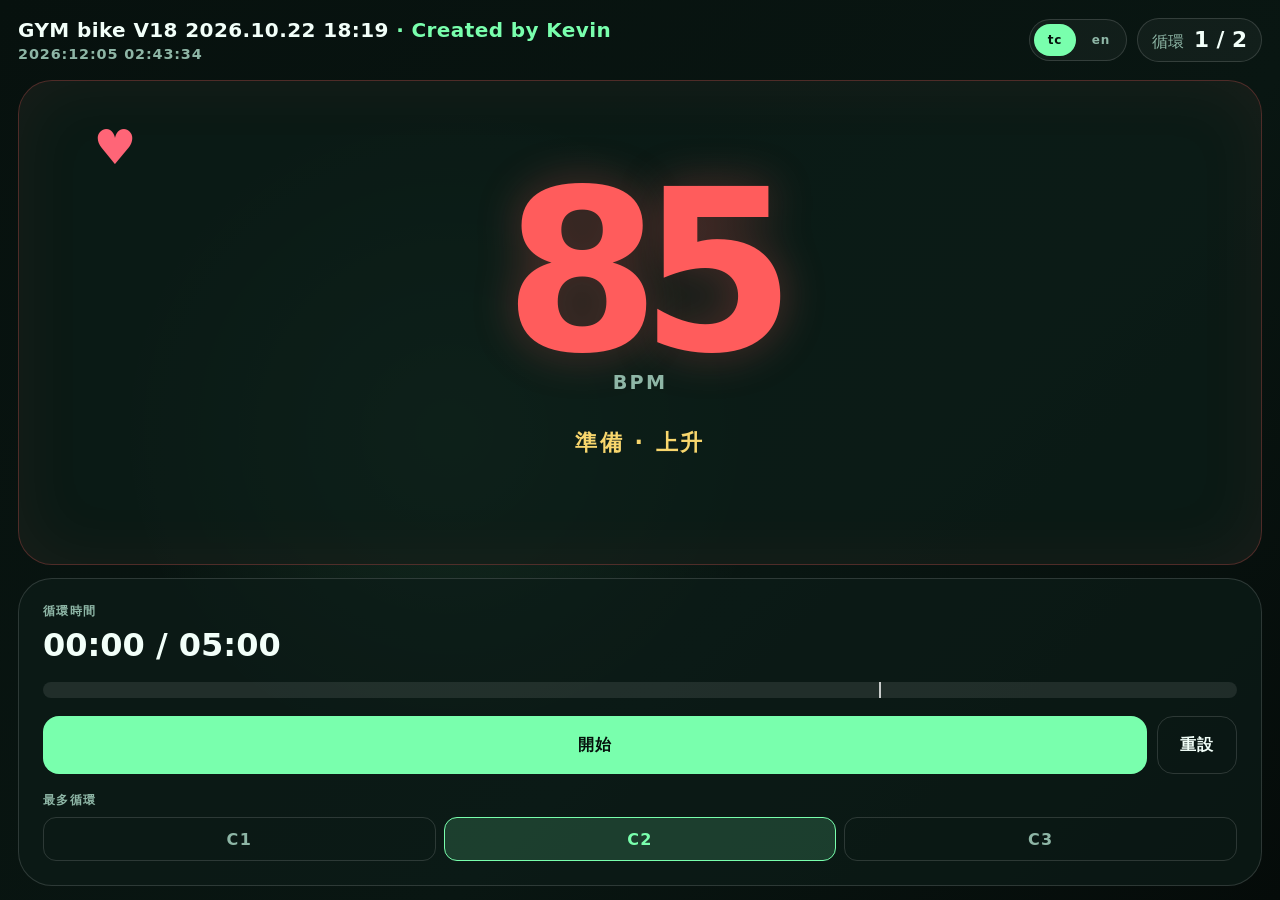
<file: index.html>
<!doctype html>
<html lang="zh-Hant">
<head>
  <meta charset="utf-8">
  <meta name="viewport" content="width=device-width, initial-scale=1, viewport-fit=cover">
  <meta name="theme-color" content="#07110e">
  <meta name="apple-mobile-web-app-capable" content="yes">
  <meta name="apple-mobile-web-app-status-bar-style" content="black-translucent">
  <meta name="apple-mobile-web-app-title" content="GYM bike">
  <link rel="apple-touch-icon" sizes="180x180" href="assets/gym-icon-180.png">
  <link rel="manifest" href="manifest.webmanifest">
  <title>GYM bike V18 2026.10.22 18:19</title>
  <link rel="stylesheet" href="styles.css?v=16-20261022">
</head>
<body>
  <main class="app" aria-labelledby="app-title">
    <header class="status-bar">
      <div class="title-stack">
        <h1 id="app-title" class="title-line">GYM bike V18 2026.10.22 18:19 <span>· Created by Kevin</span></h1>
        <time id="current-time" class="current-time" aria-live="polite"></time>
      </div>
      <div class="header-actions">
        <div class="language-switcher" role="group" aria-label="Language">
          <button class="language-button is-selected" type="button" data-language="tc" aria-pressed="true">tc</button>
          <button class="language-button" type="button" data-language="en" aria-pressed="false">en</button>
        </div>
        <div class="cycle-badge" aria-live="polite">
        <span id="cycle-badge-label">循環</span>
        <strong id="cycle-count">1 / 3</strong>
        </div>
      </div>
    </header>

    <section class="heart-panel" aria-label="目標心率">
      <div class="heart-mark" aria-hidden="true">♥</div>
      <div class="rate-wrap">
        <output id="heart-rate" class="heart-rate" aria-live="polite">85</output>
        <span id="rate-unit" class="unit">BPM</span>
      </div>
      <p id="phase-label" class="phase-label">準備 · 上升</p>
    </section>

    <section class="controls-panel">
      <div class="time-block">
        <span id="cycle-time-label" class="time-label">循環時間</span>
        <output id="cycle-time" class="time-value">00:00 / 05:00</output>
      </div>

      <div class="progress-track" aria-label="Cycle progress">
        <div id="progress-fill" class="progress-fill"></div>
        <span class="peak-marker" aria-hidden="true"></span>
      </div>

      <div class="button-row">
        <button id="start-button" class="primary-button" type="button">開始</button>
        <button id="reset-button" class="secondary-button" type="button">重設</button>
      </div>

      <div id="cycle-selector" class="cycle-selector" role="group" aria-label="最多循環次數">
        <span id="max-cycles-label" class="time-label">最多循環</span>
        <div class="cycle-options">
          <button class="cycle-option" type="button" data-cycles="1" aria-pressed="false">C1</button>
          <button class="cycle-option is-selected" type="button" data-cycles="2" aria-pressed="true">C2</button>
          <button class="cycle-option" type="button" data-cycles="3" aria-pressed="false">C3</button>
        </div>
      </div>
    </section>

    <div id="done-overlay" class="done-overlay" role="alertdialog" aria-modal="true" aria-labelledby="done-title" hidden>
      <div class="done-card">
        <p id="done-eyebrow" class="eyebrow">運動完成</p>
        <h2 id="done-title">DONE</h2>
        <p id="done-summary">2 cycles · 10 minutes</p>
        <button id="done-reset-button" class="primary-button" type="button">再來一次</button>
      </div>
    </div>

  </main>

  <script src="app.js?v=18-20261022"></script>
</body>
</html>
</file>
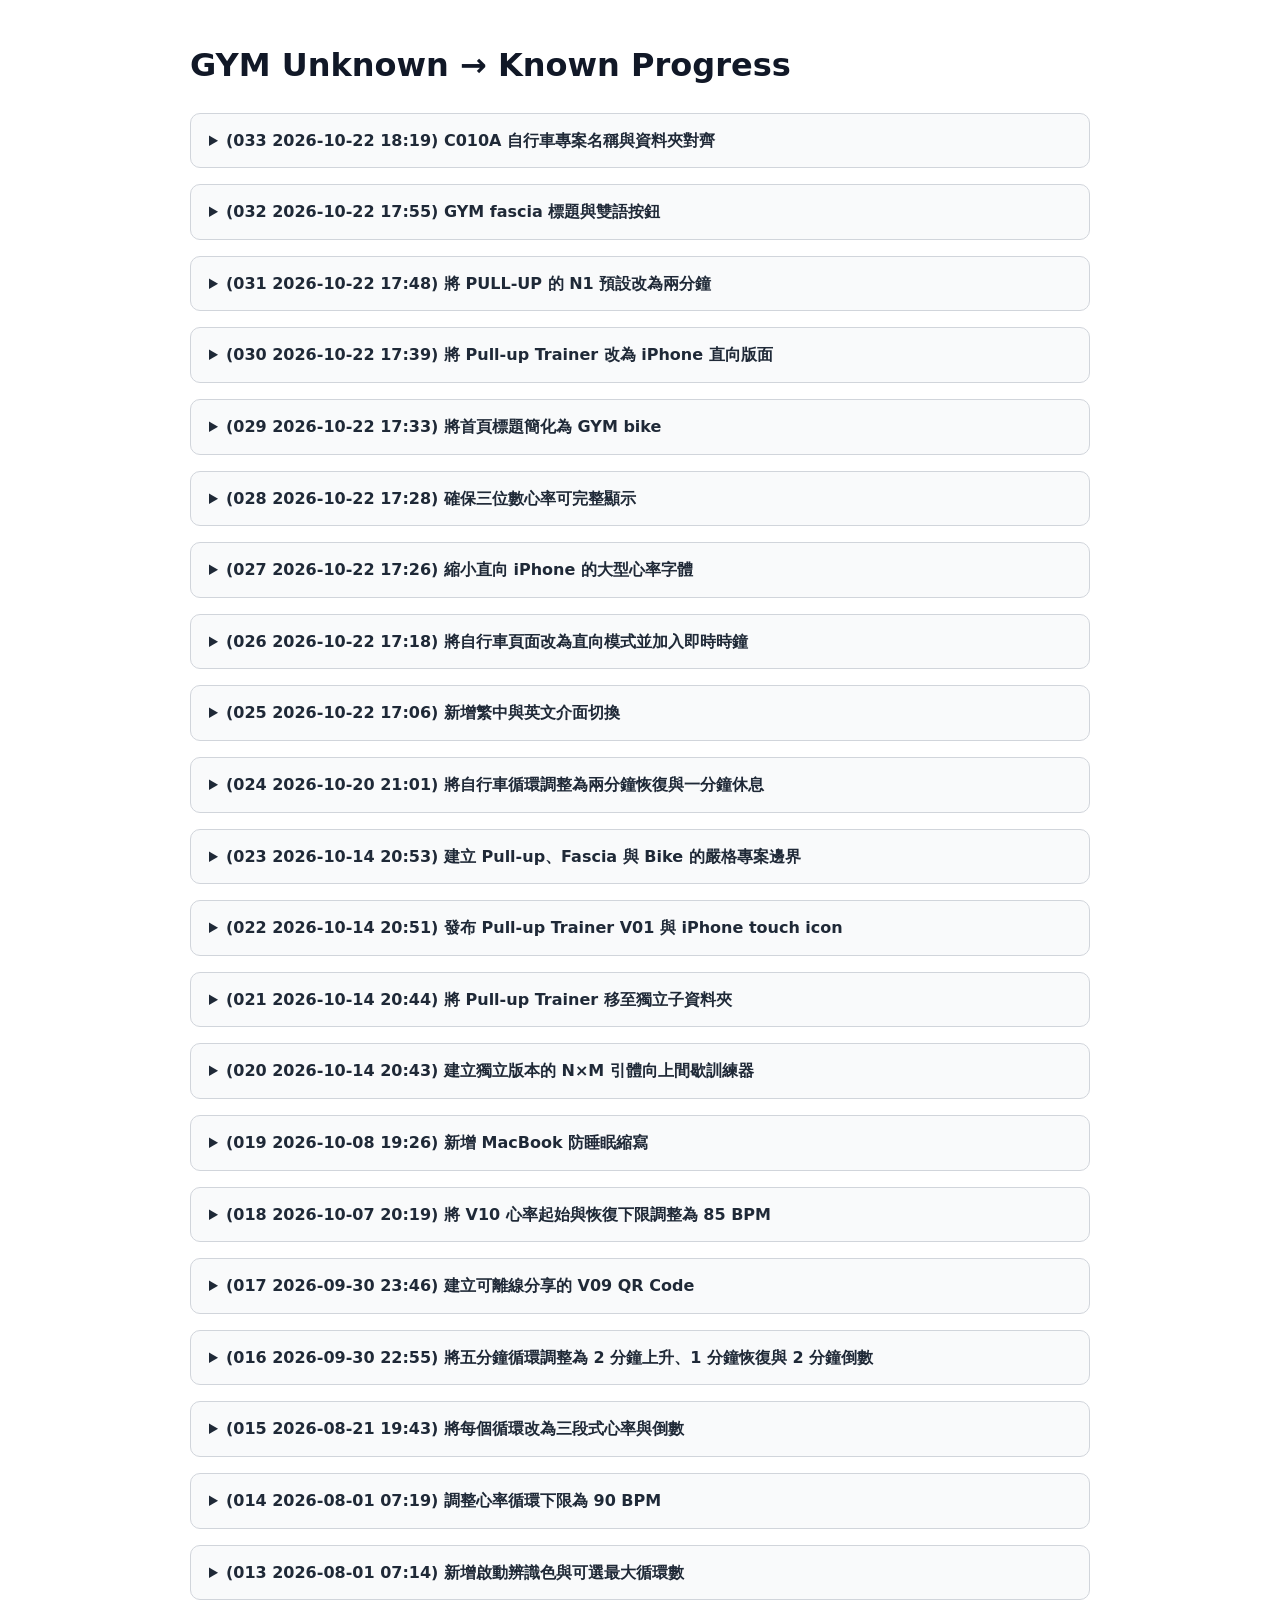
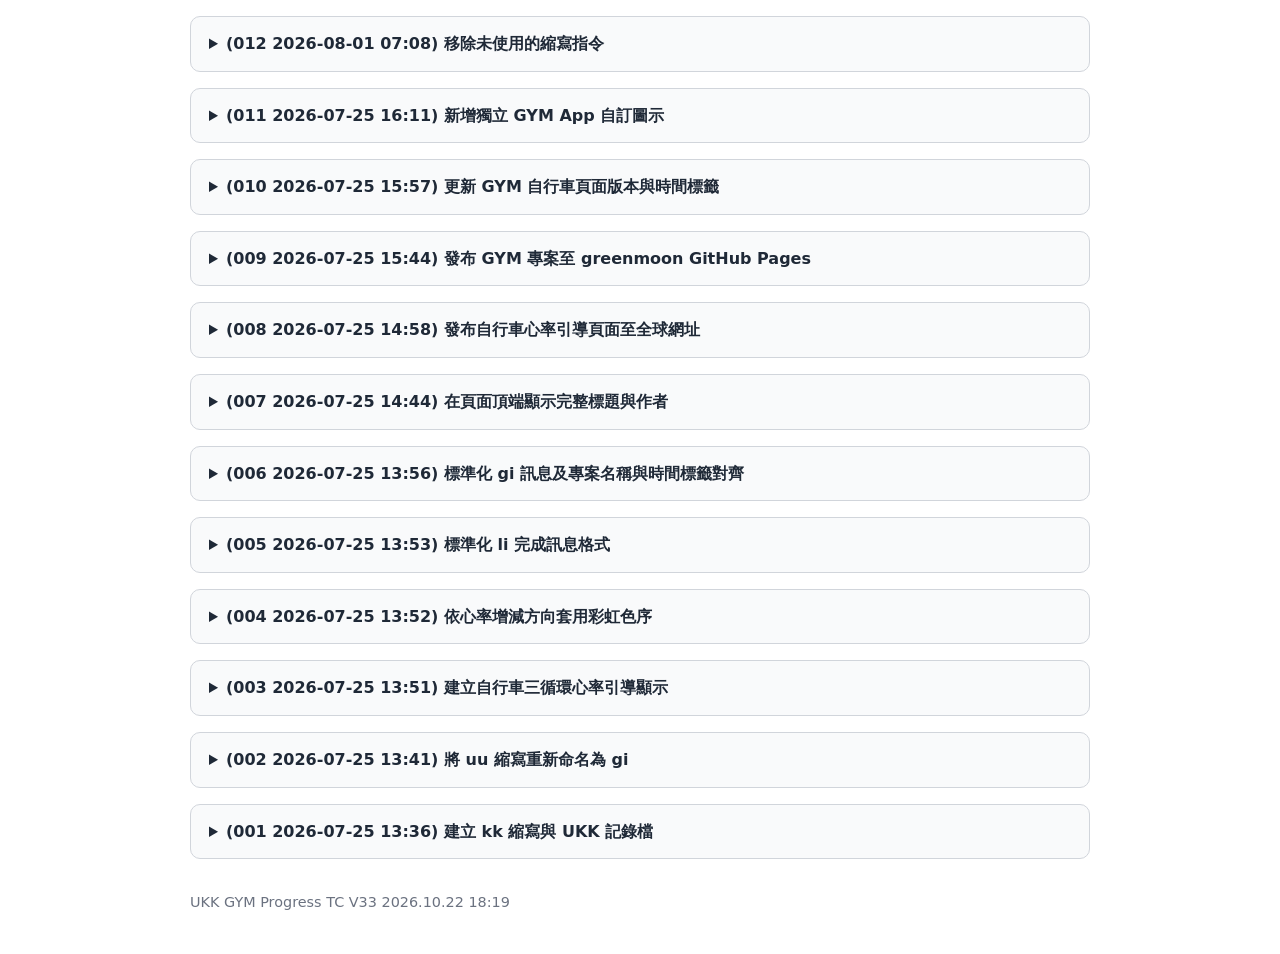
<file: doc/UKK_GYM_PROGRESS_TC.html>
<!doctype html>
<html lang="zh-Hant">
<head>
  <meta charset="utf-8">
  <meta name="viewport" content="width=device-width, initial-scale=1">
  <title>UKK GYM Progress TC V33 2026.10.22 18:19</title>
  <style>
    body {
      max-width: 900px;
      margin: 40px auto;
      padding: 0 20px;
      color: #1f2937;
      font-family: system-ui, -apple-system, BlinkMacSystemFont, "Segoe UI", sans-serif;
      line-height: 1.6;
    }
    h1 { color: #111827; }
    details {
      margin: 16px 0;
      padding: 14px 18px;
      border: 1px solid #d1d5db;
      border-radius: 10px;
      background: #f9fafb;
    }
    summary {
      cursor: pointer;
      font-weight: 700;
    }
    dt {
      margin-top: 12px;
      font-weight: 700;
    }
    dd { margin-left: 0; }
    footer {
      margin-top: 32px;
      color: #6b7280;
      font-size: 0.9rem;
    }
  </style>
</head>
<body>
  <h1>GYM Unknown → Known Progress</h1>

  <details>
    <summary>(033 2026-10-22 18:19) C010A 自行車專案名稱與資料夾對齊</summary>
    <dl>
      <dt>Unknown</dt>
      <dd>C010A 的自行車專案是否能與 C010B FASCIA、C010C Pull-up 使用一致的 GYM 命名格式與獨立本機資料夾。</dd>
      <dt>Known</dt>
      <dd>C010A 已對齊為 <code>codex_on_GYM_bike_project</code>，文件與主畫面標題為 <code>GYM bike V18 2026.10.22 18:19</code>；Pull-up 子專案已移出此來源樹。</dd>
      <dt>Evidence</dt>
      <dd>自行車來源位於獨立資料夾，manifest、文件標題、頂端標題與資產快取參數均同步更新；下一步以新的 <code>GYM_bike</code> Pages URL 驗證。</dd>
    </dl>
  </details>

  <details>
    <summary>(032 2026-10-22 17:55) GYM fascia 標題與雙語按鈕</summary>
    <dl>
      <dt>Unknown</dt>
      <dd>首頁是否能將 FASCIA 名稱改為 GYM fascia，並提供 tc／en 語言按鈕且預設使用 tc。</dd>
      <dt>Known</dt>
      <dd>首頁文件標題、畫面標題、iPhone 主畫面名稱與 manifest 已統一為 <code>GYM fascia</code>；tc 與 en 按鈕均存在，tc 預設選取。</dd>
      <dt>Evidence</dt>
      <dd><code>index.html</code> 的 <code>data-language="tc"</code> 按鈕帶有 <code>is-selected</code> 與 <code>aria-pressed="true"</code>，版本更新為 V17 並加入新的 JavaScript 快取參數。</dd>
    </dl>
  </details>

  <details>
    <summary>(031 2026-10-22 17:48) 將 PULL-UP 的 N1 預設改為兩分鐘</summary>
    <dl>
      <dt>Unknown</dt>
      <dd>PULL-UP 模式的預設運動時間是否應由 1 分 30 秒延長為 2 分鐘，以及 N2 應如何同步計算。</dd>
      <dt>Known</dt>
      <dd>Pull-up Trainer V19 已將 PULL-UP 預設設為 N=4、N1=2 分鐘；依 N2=N−N1，自動得到 N2=2 分鐘。</dd>
      <dt>Evidence</dt>
      <dd>首次載入及重新選擇 PULL-UP 時，階段倒數為 <code>02:00</code>，N1 與 N2 皆顯示 <code>2</code>，總時間維持 16 分鐘；SQUAT 預設不變。V19 並為 CSS、manifest 與 JavaScript 加入版本參數，避免全球頁面沿用舊快取。</dd>
    </dl>
  </details>

  <details>
    <summary>(030 2026-10-22 17:39) 將 Pull-up Trainer 改為 iPhone 直向版面</summary>
    <dl>
      <dt>Unknown</dt>
      <dd>Pull-up Trainer 是否能取消橫向限制，並在一般及較矮的 iPhone 直向畫面完整顯示計時與設定控制。</dd>
      <dt>Known</dt>
      <dd>Pull-up Trainer V18 已改用直向優先單欄計時、2×2 設定網格及全寬操作列，並將 Home Screen 顯示方向設為 <code>portrait-primary</code>。</dd>
      <dt>Evidence</dt>
      <dd>390×844 與 375×667 視窗均可完整顯示；PULL-UP／SQUAT、雙語切換、開始鎖定及重設解鎖測試通過，且瀏覽器主控台無錯誤。</dd>
    </dl>
  </details>

  <details>
    <summary>(029 2026-10-22 17:33) 將首頁標題簡化為 GYM bike</summary>
    <dl>
      <dt>Unknown</dt>
      <dd>是否能將過長的首頁名稱 <code>GYM Bicycle Heart Rate</code> 簡化，以減少直向畫面頂端佔用。</dd>
      <dt>Known</dt>
      <dd>首頁文件標題與畫面標題已改為 <code>GYM bike V16 2026.10.22 17:33</code>，保留版本、時間與 Created by Kevin。</dd>
      <dt>Evidence</dt>
      <dd><code>index.html</code> 的 <code>title</code> 與 <code>h1</code> 已同步更新，且資產快取版本已更新為 V16。</dd>
    </dl>
  </details>

  <details>
    <summary>(028 2026-10-22 17:28) 確保三位數心率可完整顯示</summary>
    <dl>
      <dt>Unknown</dt>
      <dd>直向 iPhone 是否能在大型顯示中完整容納三位數目標值，例如 123。</dd>
      <dt>Known</dt>
      <dd>Bicycle V15 將大型數字預留為 3 個字元寬度，字級受螢幕寬度限制，並把 BPM 移至數字下方，因此 123 可置中且不會和單位並排溢出。</dd>
      <dt>Evidence</dt>
      <dd><code>.heart-rate</code> 使用 <code>min-width: 3ch</code> 與 <code>min(27vh, 46vw)</code>；<code>.rate-wrap</code> 改為直向堆疊。</dd>
    </dl>
  </details>

  <details>
    <summary>(027 2026-10-22 17:26) 縮小直向 iPhone 的大型心率字體</summary>
    <dl>
      <dt>Unknown</dt>
      <dd>直向 iPhone 畫面中的 85–110 BPM 是否需要保留較多空間給相位、控制與時鐘。</dd>
      <dt>Known</dt>
      <dd>Bicycle V14 將大型心率從 <code>clamp(9rem, 36vh, 18rem)</code> 調整為 <code>clamp(8rem, 32vh, 16rem)</code>，仍保持為頁面最大資訊，同時減少約 11% 的直向高度占用。</dd>
      <dt>Evidence</dt>
      <dd>只調整直向共用的 <code>.heart-rate</code> 字級與 V14 快取版本，不改變心率計算、色彩或循環控制。</dd>
    </dl>
  </details>

  <details>
    <summary>(026 2026-10-22 17:18) 將自行車頁面改為直向模式並加入即時時鐘</summary>
    <dl>
      <dt>Unknown</dt>
      <dd>如何將原本要求橫向使用的自行車介面改為 iPhone 直向使用，並持續顯示目前時間。</dd>
      <dt>Known</dt>
      <dd>Bicycle V13 預設採單欄直向版面；心率仍是最大的主視覺，並在標題下方每秒顯示 <code>YYYY:MM:DD HH:MM:SS</code> 格式的裝置本機時間。</dd>
      <dt>Evidence</dt>
      <dd><code>.app</code> 已改為直向三列網格，<code>updateCurrentTime()</code> 由每秒計時器更新；低高度橫向畫面仍有緊湊雙欄備援版面。</dd>
    </dl>
  </details>

  <details>
    <summary>(025 2026-10-22 17:06) 新增繁中與英文介面切換</summary>
    <dl>
      <dt>Unknown</dt>
      <dd>如何讓自行車頁面在不改變既有計時與循環邏輯下，提供頂端繁中與英文切換，並預設顯示繁體中文。</dd>
      <dt>Known</dt>
      <dd>Bicycle V12 已在頂端加入 TC 與 EN 按鈕，預設 TC；所有互動文字、狀態、完成提示與橫向提醒皆會即時切換。</dd>
      <dt>Evidence</dt>
      <dd><code>app.js</code> 使用 <code>translations</code> 字典與 <code>updateLanguage()</code> 重新渲染標籤；V12 的 CSS 與 JavaScript 加入版本查詢參數，避免舊快取阻擋切換功能，不影響 85→110→85 BPM 與休息倒數的時間計算。</dd>
    </dl>
  </details>

  <details>
    <summary>(024 2026-10-20 21:01) 將自行車循環調整為兩分鐘恢復與一分鐘休息</summary>
    <dl>
      <dt>Unknown</dt>
      <dd>如何讓每個 5 分鐘自行車循環在峰值後有較長的 110→85 BPM 恢復，並保留最後的休息提示。</dd>
      <dt>Known</dt>
      <dd>Bicycle V11 每循環依序為 00:00–02:00 的 85→110 BPM、02:00–04:00 的 110→85 BPM，以及 04:00–05:00 的 59→0 秒 REST 倒數。</dd>
      <dt>Evidence</dt>
      <dd><code>RECOVERY_SECONDS</code> 已為 120，倒數從第 240 秒開始，並顯示 <code>REST · COUNTDOWN</code>。</dd>
    </dl>
  </details>

  <details>
    <summary>(023 2026-10-14 20:53) 建立 Pull-up、Fascia 與 Bike 的嚴格專案邊界</summary>
    <dl>
      <dt>Unknown</dt>
      <dd>如何避免後續 Pull-up 工作誤用 GYM Bicycle、Fascia 或 BIKE 專案的檔案、版本與進度記錄。</dd>
      <dt>Known</dt>
      <dd><code>jb_gym_pullup/AGENTS.md</code> 已將 Pull-up 定義為獨立子專案，限制所有來源、建置與文件留在該資料夾，並禁止未經明示的跨專案讀寫。</dd>
      <dt>Evidence</dt>
      <dd>Fascia 與 BIKE 已確認各有獨立頂層資料夾及專案規則；Pull-up 使用自己的 V01 版本線、全球路徑及未來專用 UKK 檔。</dd>
    </dl>
  </details>

  <details>
    <summary>(022 2026-10-14 20:51) 發布 Pull-up Trainer V01 與 iPhone touch icon</summary>
    <dl>
      <dt>Unknown</dt>
      <dd>獨立的 Pull-up Trainer 與其 iPhone 主畫面圖示是否能從全球網址正確讀取。</dd>
      <dt>Known</dt>
      <dd>Pull-up Trainer V01 已發布至 GitHub Pages，HTML 包含 Apple touch icon 宣告及 <code>GYM Pull-up</code> 主畫面名稱。</dd>
      <dt>Evidence</dt>
      <dd>全球頁面與 <code>assets/gym-icon-180.png</code> 均回應 HTTP 200；下載圖示確認為 180×180 PNG。</dd>
    </dl>
  </details>

  <details>
    <summary>(021 2026-10-14 20:44) 將 Pull-up Trainer 移至獨立子資料夾</summary>
    <dl>
      <dt>Unknown</dt>
      <dd>新引體向上工具的程式碼與既有自行車首頁混放，會覆蓋原本的 GYM Bicycle 工具。</dd>
      <dt>Known</dt>
      <dd>Pull-up Trainer V01 的全部來源碼、圖示及 worker 已集中於 <code>jb_gym_pullup/</code>，根目錄則還原為原本的 Bicycle V10。</dd>
      <dt>Evidence</dt>
      <dd>兩個目錄可各自執行相對路徑的 <code>build.py</code>，並各自產生獨立的 <code>dist/</code> 建置輸出。</dd>
    </dl>
  </details>

  <details>
    <summary>(020 2026-10-14 20:43) 建立獨立版本的 N×M 引體向上間歇訓練器</summary>
    <dl>
      <dt>Unknown</dt>
      <dd>如何在 iPhone 橫向單頁中清楚顯示可調整的引體向上運動、休息及總訓練倒數。</dd>
      <dt>Known</dt>
      <dd>獨立的 Pull-up Trainer 從 V01 開始，使用雙大型計時視窗，支援 N=1–7 分鐘、M=1–5 次，並將 N 拆分成可用 0.5 分鐘調整的 N1 運動及自動計算的 N2 休息。</dd>
      <dt>Evidence</dt>
      <dd>預設為 4×4、N1=2、N2=2，共 16 分鐘；設定範圍、循環切換、暫停、重設及完成提示均由本機 JavaScript 狀態機處理。</dd>
    </dl>
  </details>

  <details>
    <summary>(019 2026-10-08 19:26) 新增 MacBook 防睡眠縮寫</summary>
    <dl>
      <dt>Unknown</dt>
      <dd>如何以簡短指令啟動並確認指定時數的 MacBook 防閒置睡眠程序。</dd>
      <dt>Known</dt>
      <dd><code>cc</code> 預設維持 2 小時；<code>ccN</code> 則以正整數 N 指定小時數，例如 <code>cc5</code> 為 5 小時。</dd>
      <dt>Evidence</dt>
      <dd>規則已對應 <code>caffeinate -i -t</code>；執行後必須回報已啟動的背景程序。</dd>
    </dl>
  </details>

  <details>
    <summary>(018 2026-10-07 20:19) 將 V10 心率起始與恢復下限調整為 85 BPM</summary>
    <dl>
      <dt>Unknown</dt>
      <dd>兩分鐘上升階段需要從 85 BPM 起始，而非 90 BPM。</dd>
      <dt>Known</dt>
      <dd>V10 每循環依序為 00:00–02:00 的 85→110 BPM、02:00–03:00 的 110→85 BPM，以及 03:00–05:00 的 119→0 秒倒數。</dd>
      <dt>Evidence</dt>
      <dd><code>MIN_BPM</code> 與初始顯示均更新為 85；彩虹色域會以 85–110 BPM 作為完整映射範圍。</dd>
    </dl>
  </details>

  <details>
    <summary>(017 2026-09-30 23:46) 建立可離線分享的 V09 QR Code</summary>
    <dl>
      <dt>Unknown</dt>
      <dd>如何讓使用者以手機快速開啟目前的 V09 全球 GYM 頁面，同時避開舊版瀏覽器快取。</dd>
      <dt>Known</dt>
      <dd><code>offline_qr/</code> 提供一般 V09 全球網址與附帶版本查詢字串的快取更新網址 QR Code。</dd>
      <dt>Evidence</dt>
      <dd>兩個 PNG 均以本機 QR 編碼器產生；掃描後分別開啟正式網址及 V09 快取更新網址。</dd>
    </dl>
  </details>

  <details>
    <summary>(016 2026-09-30 22:55) 將五分鐘循環調整為 2 分鐘上升、1 分鐘恢復與 2 分鐘倒數</summary>
    <dl>
      <dt>Unknown</dt>
      <dd>新版訓練節奏需要在每五分鐘循環中更早完成心率恢復，並保留兩分鐘倒數。</dd>
      <dt>Known</dt>
      <dd>每循環目前依序顯示 00:00–02:00 的 90→110 BPM、02:00–03:00 的 110→90 BPM，以及 03:00–05:00 的 119→0 秒倒數。</dd>
      <dt>Evidence</dt>
      <dd><code>RISE_SECONDS</code> 為 120、<code>RECOVERY_SECONDS</code> 為 60，倒數從第 180 秒開始；V09 的文件標題與頁面頂端標題完全一致。</dd>
    </dl>
  </details>

  <details>
    <summary>(015 2026-08-21 19:43) 將每個循環改為三段式心率與倒數</summary>
    <dl>
      <dt>Unknown</dt>
      <dd>五分鐘循環尚未包含最後一分鐘的視覺倒數提示。</dd>
      <dt>Known</dt>
      <dd>每循環目前依序顯示 00:00–03:00 的 90→110 BPM、03:00–04:00 的 110→90 BPM，以及 04:00–05:00 的 59→0 秒倒數。</dd>
      <dt>Evidence</dt>
      <dd>倒數階段會將單位切換為 <code>SEC</code> 與 <code>COUNTDOWN</code> 狀態；下一個循環會重新從 90 BPM 開始。</dd>
    </dl>
  </details>

  <details>
    <summary>(014 2026-08-01 07:19) 調整心率循環下限為 90 BPM</summary>
    <dl>
      <dt>Unknown</dt>
      <dd>自行車心率循環仍使用 85→110→85 BPM 的上下界。</dd>
      <dt>Known</dt>
      <dd>每個五分鐘循環現在為線性的 90→110→90 BPM：00:00 為 90、03:30 為 110、05:00 回到 90。</dd>
      <dt>Evidence</dt>
      <dd><code>MIN_BPM</code> 已更新為 90，心率規則、初始畫面與彩虹色域映射均使用新的 90–110 BPM 範圍。</dd>
    </dl>
  </details>

  <details>
    <summary>(013 2026-08-01 07:14) 新增啟動辨識色與可選最大循環數</summary>
    <dl>
      <dt>Unknown</dt>
      <dd>開始訓練時的按鈕狀態不夠明顯，且最大循環數固定為三個循環。</dd>
      <dt>Known</dt>
      <dd>開始後 START 控制會變為橘色的 PAUSE 狀態；C1、C2、C3 可在開始前選擇最大循環數，預設為 C2（10 分鐘）。</dd>
      <dt>Evidence</dt>
      <dd>計時總長度、循環顯示與完成摘要均依選取的最大循環數動態更新；開始後必須 RESET 才能變更選擇。</dd>
    </dl>
  </details>

  <details>
    <summary>(012 2026-08-01 07:08) 移除未使用的縮寫指令</summary>
    <dl>
      <dt>Unknown</dt>
      <dd>縮寫表仍包含不再使用的 <code>uunx</code>、<code>uc xxxxxx</code> 與 <code>uc</code> 指令。</dd>
      <dt>Known</dt>
      <dd>這三項縮寫規則已從 GYM 專案的 <code>AGENTS.md</code> 移除。</dd>
      <dt>Evidence</dt>
      <dd>縮寫表現在只保留目前有效的本機、全球發布及其他工作流程指令。</dd>
    </dl>
  </details>

  <details>
    <summary>(011 2026-07-25 16:11) 新增獨立 GYM App 自訂圖示</summary>
    <dl>
      <dt>Unknown</dt>
      <dd>iPhone「加入主畫面」時，GYM 頁面沒有指定圖示，因此系統使用預設的 G 字母。</dd>
      <dt>Known</dt>
      <dd>V05 已提供 180×180 Apple Home Screen 圖示、512×512 Web App 圖示與獨立模式 Web App manifest。</dd>
      <dt>Evidence</dt>
      <dd><code>index.html</code> 已指定 <code>apple-touch-icon</code>；<code>manifest.webmanifest</code> 指定獨立模式與 GYM 圖示。</dd>
    </dl>
  </details>

  <details>
    <summary>(010 2026-07-25 15:57) 更新 GYM 自行車頁面版本與時間標籤</summary>
    <dl>
      <dt>Unknown</dt>
      <dd>公開 GYM 自行車頁面的標題仍顯示 V03 與先前的時間標籤。</dd>
      <dt>Known</dt>
      <dd>頁面已更新為 V04，瀏覽器標題與頂端顯示列使用完全一致的目前時間標籤。</dd>
      <dt>Evidence</dt>
      <dd><code>index.html</code> 的文件標題與頂端標題皆為 <code>GYM Bicycle Heart Rate V04 2026.07.25 15:57</code>。</dd>
    </dl>
  </details>

  <details>
    <summary>(009 2026-07-25 15:44) 發布 GYM 專案至 greenmoon GitHub Pages</summary>
    <dl>
      <dt>Unknown</dt>
      <dd>GYM 專案尚未有位於 <code>greenmoon</code> GitHub 帳號、名稱簡潔且可直接檢查的公開網址。</dd>
      <dt>Known</dt>
      <dd>專案已推送至公開的 <code>greenmoon/GYM</code> 儲存庫，並由 GitHub Pages 發布。</dd>
      <dt>Evidence</dt>
      <dd>GitHub Pages 建置狀態回報 <code>built</code>；網址為 <code>https://greenmoon.github.io/GYM/</code>。</dd>
    </dl>
  </details>

  <details>
    <summary>(008 2026-07-25 14:58) 發布自行車心率引導頁面至全球網址</summary>
    <dl>
      <dt>Unknown</dt>
      <dd>GYM 自行車心率引導頁面尚未有可從網際網路存取的已驗證網址。</dd>
      <dt>Known</dt>
      <dd>頁面已成功發布至全球網址，並已在 Google Chrome 開啟確認。</dd>
      <dt>Evidence</dt>
      <dd>發布系統回報成功，網址為 <code>https://gym-bicycle-heart-rate.kevinwei0926.chatgpt.site</code>。</dd>
    </dl>
  </details>

  <details>
    <summary>(007 2026-07-25 14:44) 在頁面頂端顯示完整標題與作者</summary>
    <dl>
      <dt>Unknown</dt>
      <dd>自行車心率頁面本身未同時顯示目前標題、版本、時間標籤及作者資訊。</dd>
      <dt>Known</dt>
      <dd>頁面頂端單行已顯示完整目前索引標題、版本、時間標籤及 <code>Created by Kevin</code>。</dd>
      <dt>Evidence</dt>
      <dd><code>index.html</code> 已更新為 V03，頂端標題列與文件標題的專案名稱、版本及時間標籤一致。</dd>
    </dl>
  </details>

  <details>
    <summary>(006 2026-07-25 13:56) 標準化 gi 訊息及專案名稱與時間標籤對齊</summary>
    <dl>
      <dt>Unknown</dt>
      <dd><code>gi</code> 完成訊息未包含實際發布頁面標題，也未明確要求專案名稱、版本與時間標籤保持一致。</dd>
      <dt>Known</dt>
      <dd><code>gi</code> 必須顯示 <code>GI&gt; [完整目前發布索引標題] completed</code>；其中專案名稱、版本及時間標籤必須與實際發布的 <code>index.html</code> 標題完全一致。</dd>
      <dt>Evidence</dt>
      <dd><code>AGENTS.md</code> 已新增 LI/GI 標題對齊規則，並更新 <code>gi</code> 縮寫說明及範例。</dd>
    </dl>
  </details>

  <details>
    <summary>(005 2026-07-25 13:53) 標準化 li 完成訊息格式</summary>
    <dl>
      <dt>Unknown</dt>
      <dd><code>li</code> 本機索引流程完成後的訊息缺少固定前綴，無法快速確認執行類型與實際頁面標題。</dd>
      <dt>Known</dt>
      <dd><code>li</code> 完成訊息必須使用 <code>LI&gt; [完整目前索引標題] completed</code> 格式。</dd>
      <dt>Evidence</dt>
      <dd><code>AGENTS.md</code> 的 <code>li</code> 縮寫規則已加入固定格式與範例。</dd>
    </dl>
  </details>

  <details>
    <summary>(004 2026-07-25 13:52) 依心率增減方向套用彩虹色序</summary>
    <dl>
      <dt>Unknown</dt>
      <dd>不同目標心率值尚未提供可立即辨識增減方向的顏色變化。</dd>
      <dt>Known</dt>
      <dd>85–110 BPM 已映射至紅色到紫色的連續彩虹色序；數值增加時依彩虹順序前進，數值下降時依相同映射自動反向。</dd>
      <dt>Evidence</dt>
      <dd><code>rainbowColor()</code> 將 85 BPM 映射為 0° 色相、110 BPM 映射為 270° 色相，並同步更新大型數字、光暈及面板邊框。</dd>
    </dl>
  </details>

  <details>
    <summary>(003 2026-07-25 13:51) 建立自行車三循環心率引導顯示</summary>
    <dl>
      <dt>Unknown</dt>
      <dd>GYM 專案尚未有適用於 iPhone 橫向顯示、可依時間線性提示目標心率的自行車運動頁面。</dd>
      <dt>Known</dt>
      <dd>本機索引頁已實作每循環五分鐘的 85→110→85 BPM 線性曲線：前 3 分 30 秒上升、後 1 分 30 秒下降，共三循環、15 分鐘，最後自動停止並顯示 <code>DONE</code>。</dd>
      <dt>Evidence</dt>
      <dd>計算檢查確認 0、210、300 秒分別為 85、110、85 BPM；本機伺服器已成功提供頁面並在 Google Chrome 開啟。</dd>
    </dl>
  </details>

  <details>
    <summary>(002 2026-07-25 13:41) 將 uu 縮寫重新命名為 gi</summary>
    <dl>
      <dt>Unknown</dt>
      <dd>全球索引網址發布流程仍使用不易辨識的 <code>uu</code> 縮寫，且完成提示不夠明確。</dd>
      <dt>Known</dt>
      <dd>此流程已改用 <code>gi</code>（Global Index URL Upload）；完成並開啟線上索引頁後，必須顯示完全相同的 <code>GI&gt; completed</code> 提示。</dd>
      <dt>Evidence</dt>
      <dd><code>AGENTS.md</code> 的縮寫表已移除 <code>uu</code> 並加入 <code>gi</code> 規則。</dd>
    </dl>
  </details>

  <details>
    <summary>(001 2026-07-25 13:36) 建立 kk 縮寫與 UKK 記錄檔</summary>
    <dl>
      <dt>Unknown</dt>
      <dd>GYM 專案尚未定義可手動觸發 UKK 記錄的縮寫，且 UKK HTML 檔案不存在。</dd>
      <dt>Known</dt>
      <dd><code>kk</code> 已定義為新增 Unknown → Known 記錄的命令；缺少 <code>doc/</code> 或 UKK HTML 時會自動建立。</dd>
      <dt>Evidence</dt>
      <dd><code>AGENTS.md</code> 已加入 <code>kk</code> 規則，並建立 <code>doc/UKK_GYM_PROGRESS_TC.html</code>。</dd>
    </dl>
  </details>

  <footer>UKK GYM Progress TC V33 2026.10.22 18:19</footer>
</body>
</html>
</file>
<file: styles.css>
:root {
  color-scheme: dark;
  --bg: #07110e;
  --panel: #0d1d18;
  --text: #f2fff9;
  --muted: #8eb6a6;
  --green: #79ffad;
  --yellow: #f8d66d;
  --red: #ff6577;
  --rate-color: hsl(0 100% 68%);
  --line: rgba(255, 255, 255, 0.14);
}

* {
  box-sizing: border-box;
}

html,
body {
  min-height: 100%;
  margin: 0;
  overflow: hidden;
  background: var(--bg);
}

body {
  font-family: ui-rounded, "SF Pro Rounded", "Avenir Next", system-ui, sans-serif;
  color: var(--text);
  -webkit-font-smoothing: antialiased;
  -webkit-tap-highlight-color: transparent;
}

button {
  font: inherit;
}

.app {
  position: relative;
  display: grid;
  grid-template-columns: minmax(0, 1fr);
  grid-template-rows: auto minmax(0, 1fr) auto;
  gap: clamp(8px, 1.5vh, 16px);
  width: 100vw;
  height: 100svh;
  padding: max(14px, env(safe-area-inset-top))
    max(18px, env(safe-area-inset-right))
    max(14px, env(safe-area-inset-bottom))
    max(18px, env(safe-area-inset-left));
  background:
    radial-gradient(circle at 35% 48%, rgba(121, 255, 173, 0.1), transparent 34%),
    linear-gradient(135deg, #07110e, #091612 62%, #050b09);
}

.status-bar {
  display: flex;
  align-items: center;
  justify-content: space-between;
  min-height: 52px;
}

.title-stack {
  min-width: 0;
}

.header-actions {
  display: flex;
  align-items: center;
  gap: 10px;
}

.language-switcher {
  display: grid;
  grid-template-columns: repeat(2, auto);
  gap: 4px;
  padding: 4px;
  border: 1px solid var(--line);
  border-radius: 999px;
  background: rgba(255, 255, 255, 0.04);
}

.language-button {
  min-width: 42px;
  min-height: 32px;
  border: 0;
  border-radius: 999px;
  background: transparent;
  color: var(--muted);
  font-size: 0.75rem;
  font-weight: 900;
  letter-spacing: 0.08em;
  cursor: pointer;
}

.language-button.is-selected {
  background: var(--green);
  color: #06110c;
}

.eyebrow,
.status-bar h1 {
  margin: 0;
}

.eyebrow {
  color: var(--green);
  font-size: clamp(0.68rem, 1.3vw, 0.9rem);
  font-weight: 800;
  letter-spacing: 0.16em;
}

.status-bar .title-line {
  overflow: hidden;
  font-size: clamp(0.74rem, 1.7vw, 1.25rem);
  font-weight: 850;
  letter-spacing: 0.02em;
  text-overflow: ellipsis;
  white-space: nowrap;
}

.current-time {
  display: block;
  margin-top: 4px;
  color: var(--muted);
  font-size: clamp(0.68rem, 2.7vw, 0.9rem);
  font-variant-numeric: tabular-nums;
  font-weight: 800;
  letter-spacing: 0.06em;
}

.title-line span {
  color: var(--green);
}

.cycle-badge {
  display: flex;
  align-items: baseline;
  gap: 10px;
  padding: 8px 14px;
  border: 1px solid var(--line);
  border-radius: 999px;
  background: rgba(255, 255, 255, 0.04);
  color: var(--muted);
}

.cycle-badge strong {
  color: var(--text);
  font-size: clamp(1rem, 2vw, 1.35rem);
}

.heart-panel {
  position: relative;
  display: grid;
  place-content: center;
  min-width: 0;
  min-height: 0;
  overflow: hidden;
  border: 1px solid color-mix(in srgb, var(--rate-color) 28%, transparent);
  border-radius: clamp(18px, 3vw, 34px);
  background: rgba(13, 29, 24, 0.76);
  box-shadow: inset 0 0 70px color-mix(in srgb, var(--rate-color) 7%, transparent);
  transition: border-color 300ms linear, box-shadow 300ms linear;
}

.heart-mark {
  position: absolute;
  top: 8%;
  left: 6%;
  color: var(--red);
  font-size: clamp(1.5rem, 4vw, 3rem);
  animation: beat 1s ease-in-out infinite;
}

.rate-wrap {
  display: flex;
  flex-direction: column;
  align-items: center;
  justify-content: center;
  line-height: 0.78;
}

.heart-rate {
  min-width: 3ch;
  color: var(--rate-color);
  font-size: clamp(7rem, min(27vh, 46vw), 14rem);
  font-weight: 900;
  font-variant-numeric: tabular-nums;
  letter-spacing: -0.09em;
  text-align: center;
  text-shadow: 0 0 46px color-mix(in srgb, var(--rate-color) 30%, transparent);
  transition: color 300ms linear, text-shadow 300ms linear;
}

.unit {
  margin: 16px 0 0;
  color: var(--muted);
  font-size: clamp(0.8rem, 4vw, 1.2rem);
  font-weight: 800;
  letter-spacing: 0.12em;
}

.phase-label {
  margin: 4vh 0 0;
  color: var(--yellow);
  font-size: clamp(0.85rem, 2.1vw, 1.4rem);
  font-weight: 900;
  letter-spacing: 0.11em;
  text-align: center;
}

.controls-panel {
  display: flex;
  flex-direction: column;
  justify-content: center;
  gap: clamp(10px, 2vh, 18px);
  padding: clamp(14px, 4vw, 24px);
  border: 1px solid var(--line);
  border-radius: clamp(18px, 3vw, 34px);
  background: rgba(13, 29, 24, 0.72);
}

.time-block {
  display: grid;
  gap: 6px;
}

.time-label {
  color: var(--muted);
  font-size: 0.78rem;
  font-weight: 800;
  letter-spacing: 0.12em;
  text-transform: uppercase;
}

.time-value {
  font-size: clamp(1.3rem, 3vw, 2rem);
  font-weight: 850;
  font-variant-numeric: tabular-nums;
}

.progress-track {
  position: relative;
  height: 16px;
  overflow: hidden;
  border-radius: 999px;
  background: rgba(255, 255, 255, 0.09);
}

.progress-fill {
  width: 0;
  height: 100%;
  border-radius: inherit;
  background: linear-gradient(90deg, var(--green), var(--yellow), var(--red));
  transition: width 120ms linear;
}

.peak-marker {
  position: absolute;
  top: -3px;
  bottom: -3px;
  left: 70%;
  width: 2px;
  background: white;
  opacity: 0.75;
}

.button-row {
  display: grid;
  grid-template-columns: 1fr auto;
  gap: 10px;
}

.primary-button,
.secondary-button {
  min-height: 58px;
  border-radius: 16px;
  font-weight: 900;
  letter-spacing: 0.08em;
  cursor: pointer;
}

.primary-button {
  border: 0;
  background: var(--green);
  color: #06110c;
  transition: background 180ms ease, color 180ms ease, box-shadow 180ms ease;
}

.primary-button.is-running {
  background: #ff9d3d;
  color: #241000;
  box-shadow: 0 0 26px rgba(255, 157, 61, 0.38);
}

.secondary-button {
  min-width: 80px;
  border: 1px solid var(--line);
  background: transparent;
  color: var(--text);
}

.cycle-selector {
  display: grid;
  gap: 8px;
}

.cycle-options {
  display: grid;
  grid-template-columns: repeat(3, 1fr);
  gap: 8px;
}

.cycle-option {
  min-height: 44px;
  border: 1px solid var(--line);
  border-radius: 13px;
  background: transparent;
  color: var(--muted);
  font-weight: 900;
  letter-spacing: 0.08em;
  cursor: pointer;
  transition: background 160ms ease, border-color 160ms ease, color 160ms ease;
}

.cycle-option.is-selected {
  border-color: var(--green);
  background: rgba(121, 255, 173, 0.16);
  color: var(--green);
}

.cycle-option:disabled {
  cursor: not-allowed;
  opacity: 0.42;
}

.primary-button:focus-visible,
.secondary-button:focus-visible,
.cycle-option:focus-visible,
.language-button:focus-visible {
  outline: 3px solid white;
  outline-offset: 3px;
}

.done-overlay {
  position: fixed;
  z-index: 10;
  inset: 0;
  display: grid;
  place-items: center;
  padding: 24px;
  background: rgba(3, 8, 6, 0.9);
  backdrop-filter: blur(14px);
}

.done-overlay[hidden] {
  display: none;
}

.done-card {
  width: min(540px, 88vw);
  padding: clamp(28px, 5vw, 54px);
  border: 1px solid rgba(121, 255, 173, 0.35);
  border-radius: 30px;
  background: var(--panel);
  text-align: center;
  box-shadow: 0 0 100px rgba(121, 255, 173, 0.15);
}

.done-card h2 {
  margin: 0;
  color: var(--green);
  font-size: clamp(5rem, 20vw, 10rem);
  line-height: 1;
}

.done-card p:not(.eyebrow) {
  margin: 12px 0 28px;
  color: var(--muted);
}

.done-card .primary-button {
  width: 100%;
}

@keyframes beat {
  0%, 100% { transform: scale(0.92); }
  18% { transform: scale(1.08); }
  36% { transform: scale(0.96); }
}

@media (max-height: 420px) {
  .app {
    grid-template-columns: minmax(0, 1fr) minmax(250px, 34vw);
    grid-template-rows: auto minmax(0, 1fr);
    gap: 8px;
    padding-top: max(8px, env(safe-area-inset-top));
    padding-bottom: max(8px, env(safe-area-inset-bottom));
  }

  .status-bar {
    grid-column: 1 / -1;
    min-height: 38px;
  }

  .status-bar .title-line {
    display: block;
    font-size: clamp(0.7rem, 1.65vw, 0.92rem);
  }

  .header-actions {
    gap: 6px;
  }

  .language-button {
    min-width: 36px;
    min-height: 28px;
  }

  .cycle-badge {
    padding: 6px 10px;
  }

  .heart-rate {
    font-size: clamp(7rem, 43vh, 13rem);
  }

  .controls-panel {
    gap: 12px;
    padding: 16px;
  }

  .primary-button,
  .secondary-button {
    min-height: 46px;
  }
}
</file>
